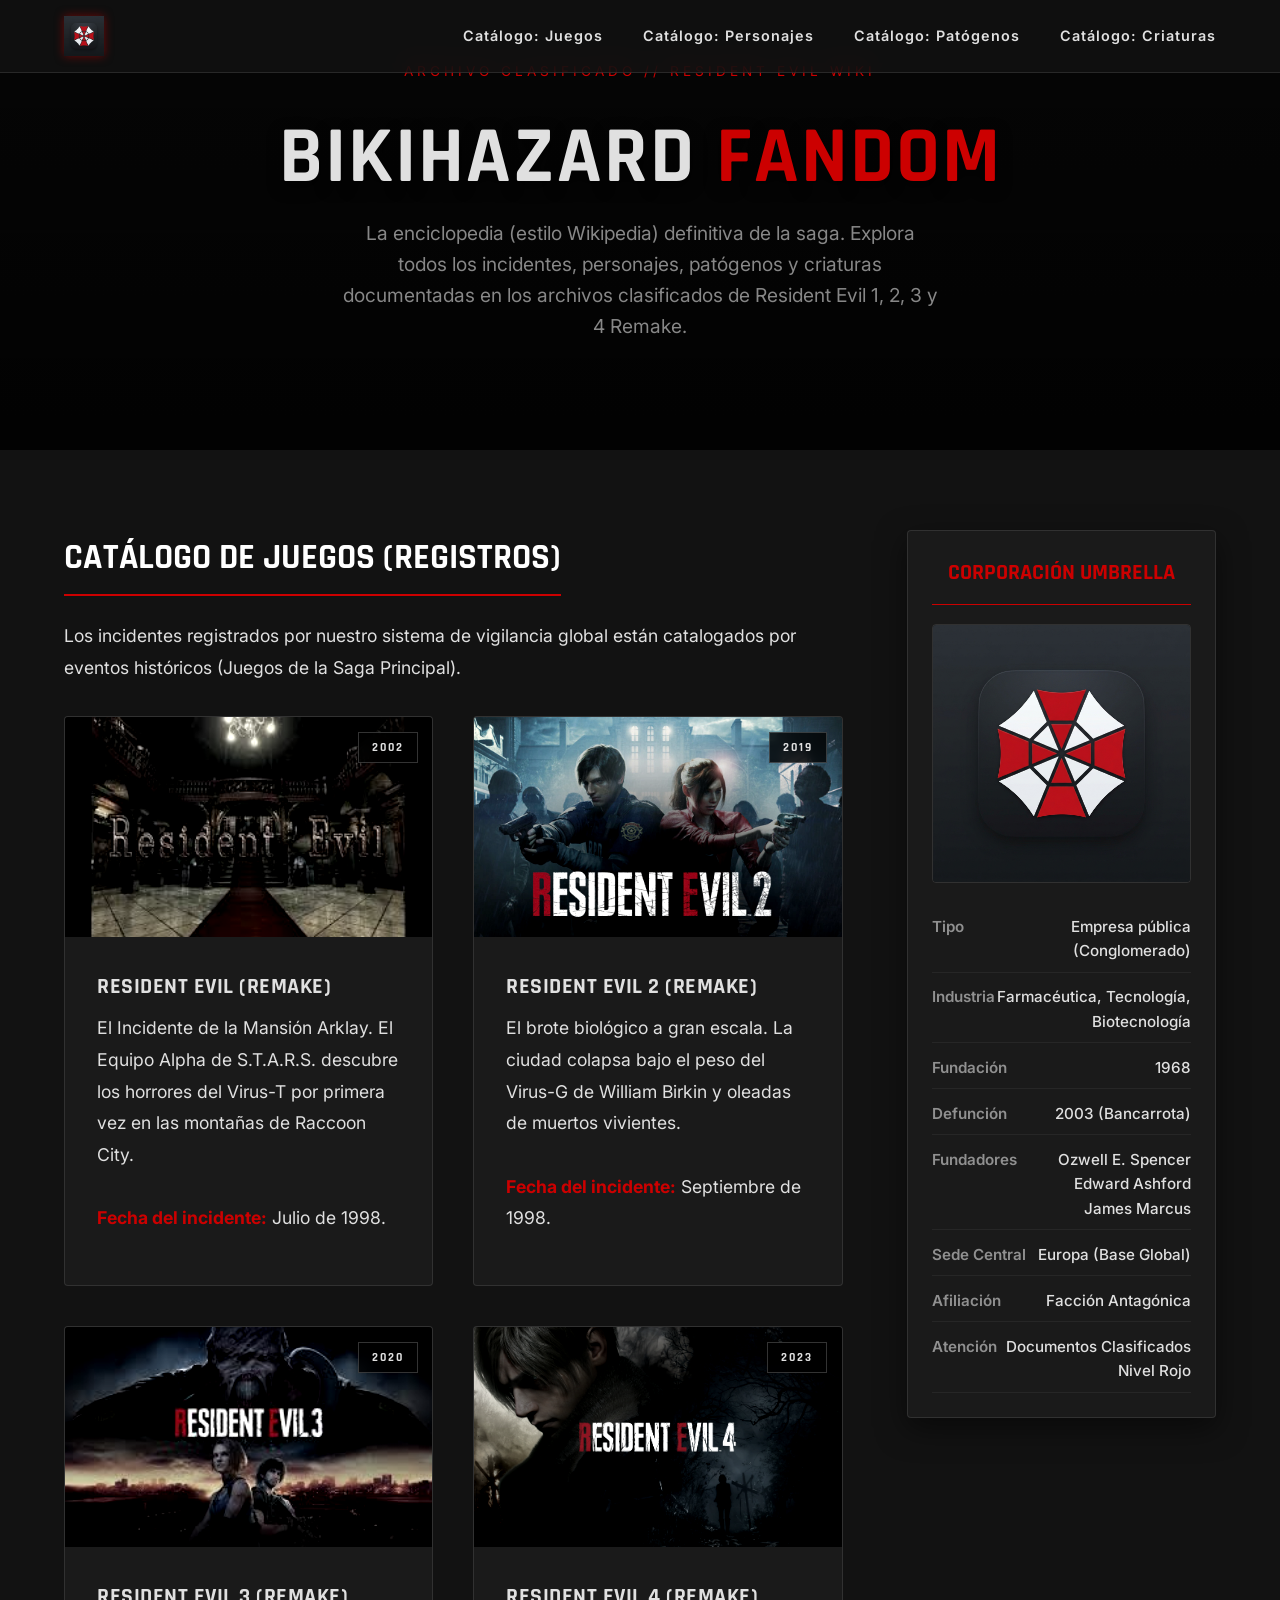
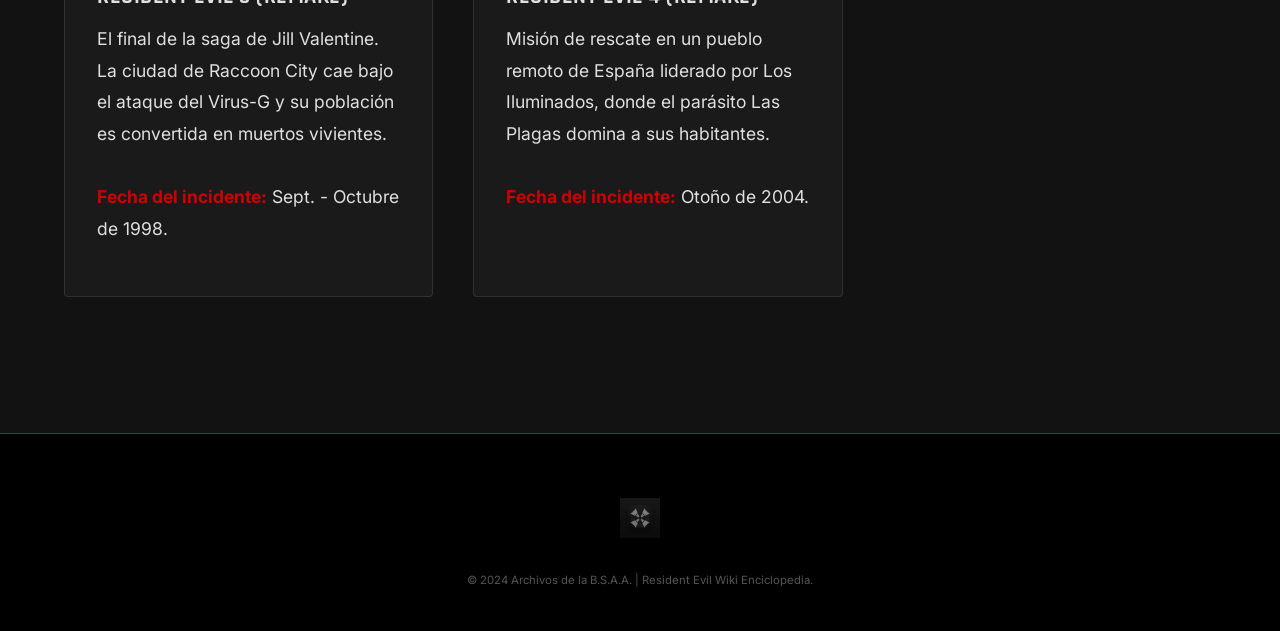
<file: juegos.html>
<!DOCTYPE html>
<html lang="es">

<!-- ==========================================
     ENCABEZADO DEL DOCUMENTO (HEAD)
     ==========================================
     Contiene la configuración vital de la página:
     metaetiquetas para pantalla, título de pestaña,
     enlaces a fuentes externas y la hoja de estilos. -->
<head>
    <meta charset="UTF-8">
    <meta name="viewport" content="width=device-width, initial-scale=1.0">
    <title>Catálogo de Juegos | Bikihazard Wiki | Fandom</title>
    <link
        href="https://fonts.googleapis.com/css2?family=Inter:wght@300;400;600;800&family=Rajdhani:wght@500;700&display=swap"
        rel="stylesheet">
    <link rel="stylesheet" href="umbrel.css">
    <link rel="icon" type="image/png" href="images/umbrella_icon.png">
</head>

<body>
    <!-- ==========================================
         BARRA DE NAVEGACIÓN (NAVBAR)
         ==========================================
         Contiene el logotipo principal y los enlaces 
         de anclaje que permiten al usuario moverse 
         rápidamente a los diferentes catálogos de 
         la página (Juegos, Personajes, etc.). -->
    <nav class="navbar">
        <div class="logo-container">
            <a href="umbrel.html" style="display:flex; align-items:center; text-decoration:none; color:inherit;">
                <img src="images/umbrella_icon.png" alt="Umbrella Logo" class="logo">

            </a>
        </div>
        <ul class="nav-links">
            <li><a href="juegos.html">Catálogo: Juegos</a></li>
            <li><a href="personajes.html">Catálogo: Personajes</a></li>
            <li><a href="patogenos.html">Catálogo: Patógenos</a></li>
            <li><a href="criaturas.html">Catálogo: Criaturas</a></li>
        </ul>
    </nav>

    <!-- ==========================================
         SECCIÓN HERO (ENCABEZADO PRINCIPAL)
         ==========================================
         Es la primera impresión visual de la página.
         Muestra el título principal, subtítulo y 
         un fondo inmersivo. Suele atrapar la atención
         y establecer el tono visual (clasificado/oscuro). -->
    <header class="hero wiki-hero">
        <div class="hero-overlay"></div>
        <div class="hero-content">
            <p class="classified">ARCHIVO CLASIFICADO // RESIDENT EVIL WIKI</p>
            <h1>Bikihazard <span class="highlight-red">Fandom</span></h1>
            <p class="subtitle">La enciclopedia (estilo Wikipedia) definitiva de la saga. Explora todos los incidentes, personajes, patógenos y criaturas documentadas en los archivos clasificados de Resident Evil 1, 2, 3 y 4 Remake.</p>
        </div>
    </header>

    <main class="catalog">
        <div class="wiki-container">
            <!-- ==========================================
                 CONTENIDO PRINCIPAL (WIKI CONTENT)
                 ==========================================
                 El contenedor <article> agrupa todas las
                 secciones de la enciclopedia. Cada <section>
                 representa una categoría temática diferente
                 con una cuadrícula (grid) de tarjetas. -->
            <article class="wiki-content">
                <!-- ==========================================
                     SECCIÓN: CATÁLOGO DE JUEGOS
                     ==========================================
                     Muestra los eventos históricos de la saga. 
                     Cada juego es presentado en formato de 
                     tarjeta con imagen, año, título y sinopsis. -->
                <section id="juegos" class="wiki-section">
                    <h2>Catálogo de Juegos (Registros)</h2>
                    <p>Los incidentes registrados por nuestro sistema de vigilancia global están catalogados por eventos
                        históricos (Juegos de la Saga Principal).</p>
                    <div class="product-grid" style="margin-top: 2rem;">
                        <div class="product-card" data-virus="g">
                            <div class="card-img">
                                <img src="images/Resident-Evil-1-Remake.jpg" alt="Resident Evil 1">
                                <div class="overlay-tag">2002</div>
                            </div>
                            <div class="card-content">
                                <h3>Resident Evil (Remake)</h3>
                                <p class="desc">El Incidente de la Mansión Arklay. El Equipo Alpha de S.T.A.R.S.
                                    descubre los horrores del Virus-T por primera vez en las montañas de Raccoon City.<br><br><strong class="highlight-red">Fecha del incidente:</strong> Julio de 1998.</p>
                            </div>
                        </div>

                        <div class="product-card" data-virus="g">
                            <div class="card-img">
                                <img src="images/Resident-Evil-2-Remake.jpg" alt="Resident Evil 2">
                                <div class="overlay-tag">2019</div>
                            </div>
                            <div class="card-content">
                                <h3>Resident Evil 2 (Remake)</h3>
                                <p class="desc">El brote biológico a gran escala. La ciudad colapsa bajo el peso del
                                    Virus-G de William Birkin y oleadas de muertos vivientes.<br><br><strong class="highlight-red">Fecha del incidente:</strong> Septiembre de 1998.</p>
                            </div>
                        </div>

                        <div class="product-card" data-virus="g">
                            <div class="card-img">
                                <img src="images/Resident-Evil-3-Remake.jpg"
                                    alt="Resident Evil 3 Remake cover art featuring Jill Valentine in tactical gear against a dark, apocalyptic backdrop of Raccoon City engulfed in destruction and flames, conveying tension and survival horror">
                                <div class="overlay-tag">2020</div>
                            </div>
                            <div class="card-content">
                                <h3>Resident Evil 3 (Remake)</h3>
                                <p class="desc">El final de la saga de Jill Valentine. La ciudad de Raccoon City cae
                                    bajo el ataque del Virus-G y su población es convertida en muertos vivientes.<br><br><strong class="highlight-red">Fecha del incidente:</strong> Sept. - Octubre de 1998.</p>
                            </div>
                        </div>

                        <div class="product-card" data-virus="g">
                            <div class="card-img">
                                <img src="images/Resident-Evil-4-Remake.webp" alt="Resident Evil 4">
                                <div class="overlay-tag">2023</div>
                            </div>
                            <div class="card-content">
                                <h3>Resident Evil 4 (Remake)</h3>
                                <p class="desc">Misión de rescate en un pueblo remoto de España liderado por Los
                                    Iluminados, donde el parásito Las Plagas domina a sus habitantes.<br><br><strong class="highlight-red">Fecha del incidente:</strong> Otoño de 2004.</p>
                            </div>
                        </div>
                    </div>
                </section>
            </article>

            <!-- ==========================================
                 PANEL LATERAL TIPO WIKIPEDIA (INFOBOX)
                 ==========================================
                 La etiqueta <aside> contiene atributos clave
                 de la Corporación Umbrella para un rápido 
                 vistazo. Se ubica flotante a la derecha en
                 pantallas anchas o apilado en móviles. -->
            <aside class="wiki-infobox">
                <h3>Corporación Umbrella</h3>
                <img src="images/umbrella_icon.png" alt="Umbrella Corporation Logo">
                <dl class="infobox-data">
                    <div class="infobox-row">
                        <dt class="infobox-label">Tipo</dt>
                        <dd class="infobox-value">Empresa pública (Conglomerado)</dd>
                    </div>
                    <div class="infobox-row">
                        <dt class="infobox-label">Industria</dt>
                        <dd class="infobox-value">Farmacéutica, Tecnología, Biotecnología</dd>
                    </div>
                    <div class="infobox-row">
                        <dt class="infobox-label">Fundación</dt>
                        <dd class="infobox-value"><time datetime="1968">1968</time></dd>
                    </div>
                    <div class="infobox-row">
                        <dt class="infobox-label">Defunción</dt>
                        <dd class="infobox-value"><time datetime="2003">2003</time> (Bancarrota)</dd>
                    </div>
                    <div class="infobox-row">
                        <dt class="infobox-label">Fundadores</dt>
                        <dd class="infobox-value">Ozwell E. Spencer<br>Edward Ashford<br>James Marcus</dd>
                    </div>
                    <div class="infobox-row">
                        <dt class="infobox-label">Sede Central</dt>
                        <dd class="infobox-value">Europa (Base Global)</dd>
                    </div>
                    <div class="infobox-row">
                        <dt class="infobox-label">Afiliación</dt>
                        <dd class="infobox-value">Facción Antagónica</dd>
                    </div>
                    <div class="infobox-row">
                        <dt class="infobox-label">Atención</dt>
                        <dd class="infobox-value">Documentos Clasificados Nivel Rojo</dd>
                    </div>
                </dl>
            </aside>
        </div>
    </main>

    <!-- ==========================================
         PIE DE PÁGINA (FOOTER)
         ==========================================
         Cierra el documento con los derechos de autor
         y marca de tiempo. Usa la etiqueta <address> 
         y <time> para información semántica. -->
    <footer aria-label="Pie de página del sitio">
        <address class="footer-content" style="font-style: normal;">
            <figure style="margin: 0; padding: 0;">
                <img src="images/umbrella_icon.png" alt="Umbrella Mini Logo" class="footer-logo">
            </figure>
            <p><small>&copy; <time datetime="2024">2024</time> Archivos de la B.S.A.A. | Resident Evil Wiki
                    Enciclopedia.</small></p>
        </address>
    </footer>
</body>

</html>
</file>
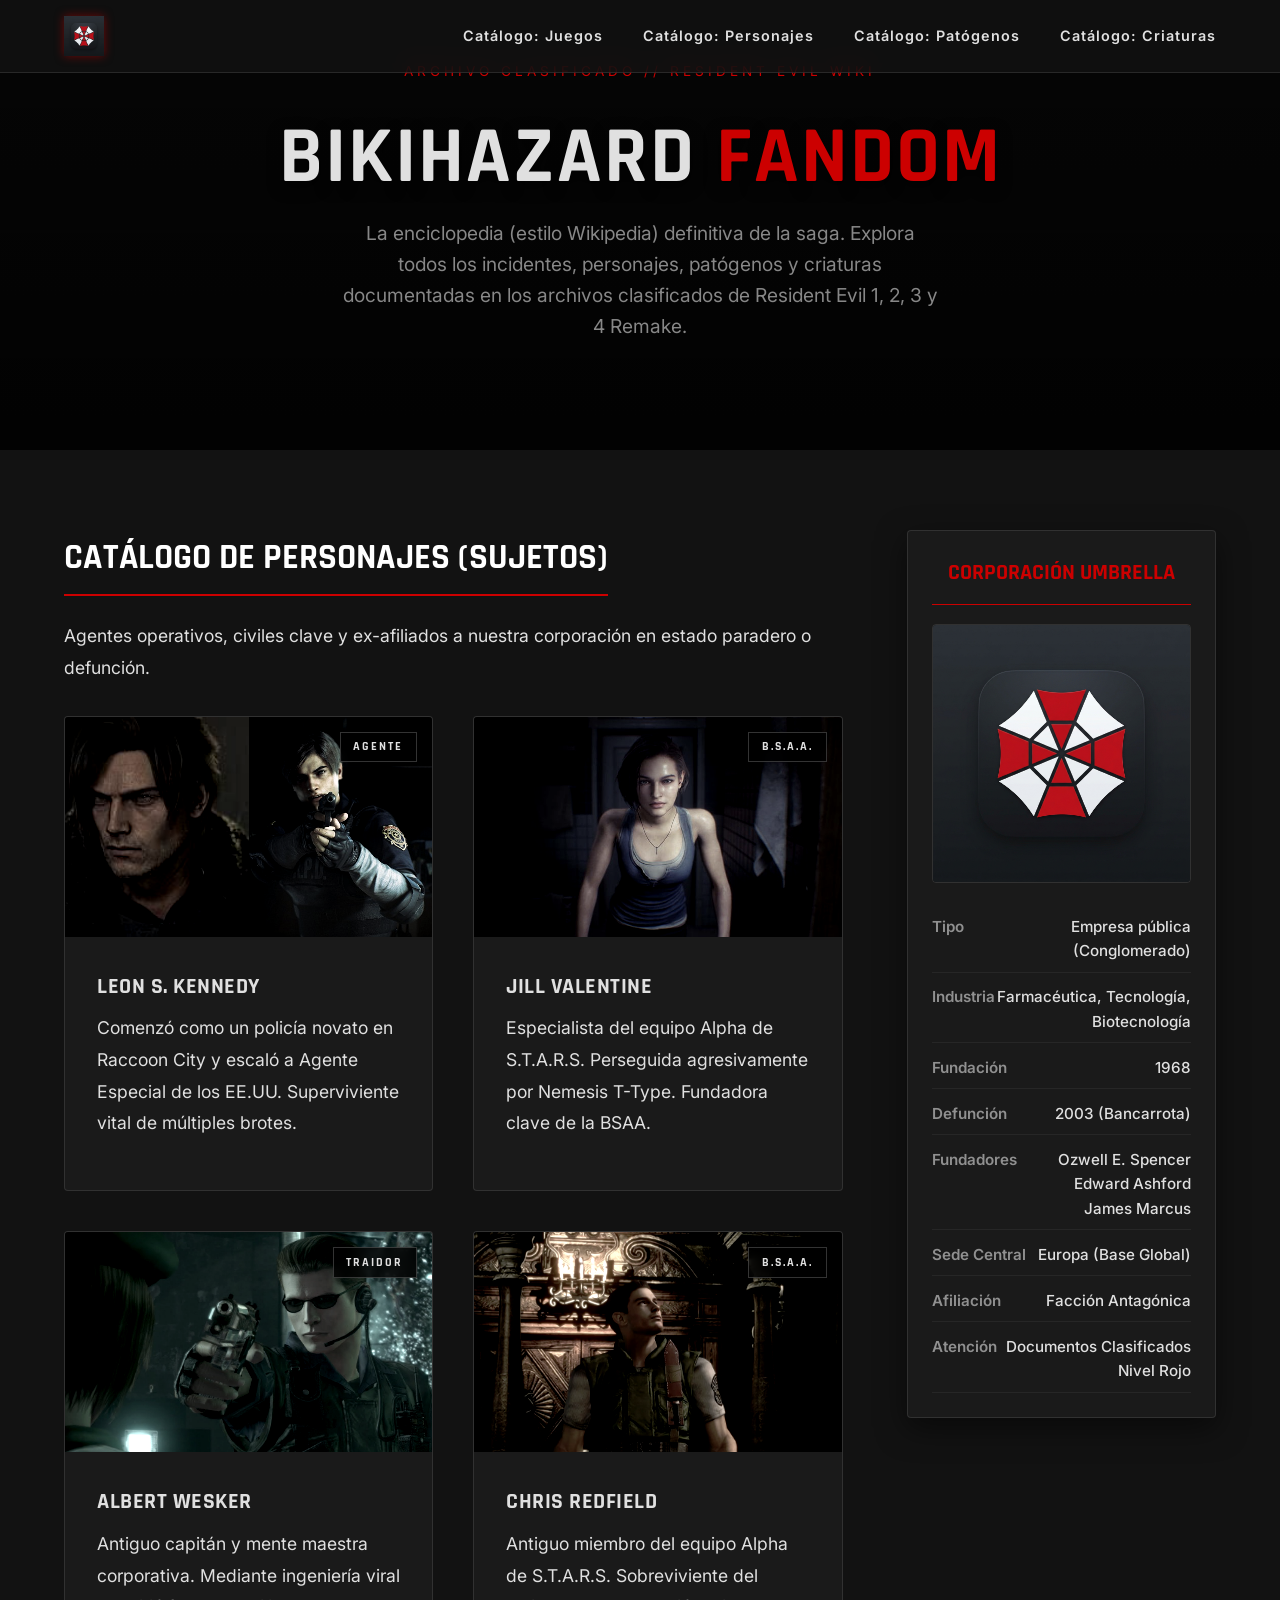
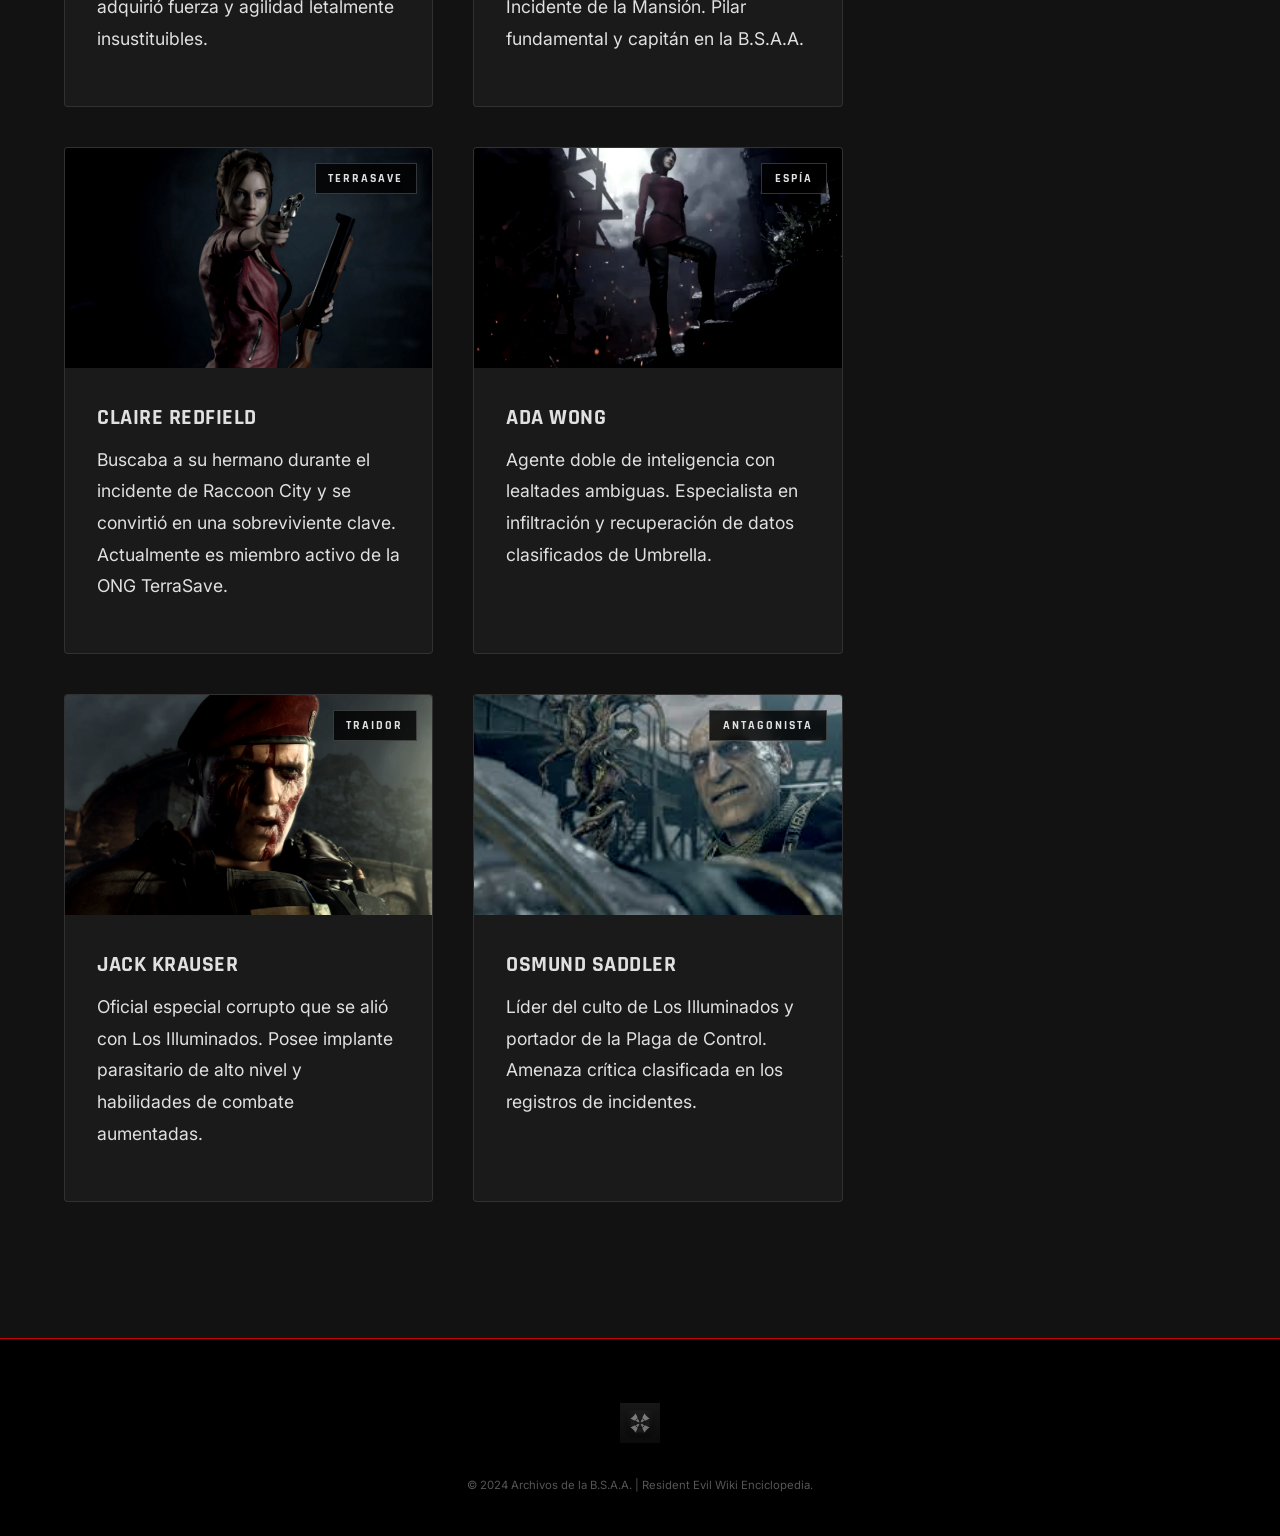
<file: personajes.html>
<!DOCTYPE html>
<html lang="es">

<!-- ==========================================
     ENCABEZADO DEL DOCUMENTO (HEAD)
     ==========================================
     Contiene la configuración vital de la página:
     metaetiquetas para pantalla, título de pestaña,
     enlaces a fuentes externas y la hoja de estilos. -->
<head>
    <meta charset="UTF-8">
    <meta name="viewport" content="width=device-width, initial-scale=1.0">
    <title>Catálogo de Personajes | Bikihazard Wiki | Fandom</title>
    <link
        href="https://fonts.googleapis.com/css2?family=Inter:wght@300;400;600;800&family=Rajdhani:wght@500;700&display=swap"
        rel="stylesheet">
    <link rel="stylesheet" href="umbrel.css">
    <link rel="icon" type="image/png" href="images/umbrella_icon.png">
</head>

<body>
    <!-- ==========================================
         BARRA DE NAVEGACIÓN (NAVBAR)
         ==========================================
         Contiene el logotipo principal y los enlaces 
         de anclaje que permiten al usuario moverse 
         rápidamente a los diferentes catálogos de 
         la página (Juegos, Personajes, etc.). -->
    <nav class="navbar">
        <div class="logo-container">
            <a href="umbrel.html" style="display:flex; align-items:center; text-decoration:none; color:inherit;">
                <img src="images/umbrella_icon.png" alt="Umbrella Logo" class="logo">

            </a>
        </div>
        <ul class="nav-links">
            <li><a href="juegos.html">Catálogo: Juegos</a></li>
            <li><a href="personajes.html">Catálogo: Personajes</a></li>
            <li><a href="patogenos.html">Catálogo: Patógenos</a></li>
            <li><a href="criaturas.html">Catálogo: Criaturas</a></li>
        </ul>
    </nav>

    <!-- ==========================================
         SECCIÓN HERO (ENCABEZADO PRINCIPAL)
         ==========================================
         Es la primera impresión visual de la página.
         Muestra el título principal, subtítulo y 
         un fondo inmersivo. Suele atrapar la atención
         y establecer el tono visual (clasificado/oscuro). -->
    <header class="hero wiki-hero">
        <div class="hero-overlay"></div>
        <div class="hero-content">
            <p class="classified">ARCHIVO CLASIFICADO // RESIDENT EVIL WIKI</p>
            <h1>Bikihazard <span class="highlight-red">Fandom</span></h1>
            <p class="subtitle">La enciclopedia (estilo Wikipedia) definitiva de la saga. Explora todos los incidentes, personajes, patógenos y criaturas documentadas en los archivos clasificados de Resident Evil 1, 2, 3 y 4 Remake.</p>
        </div>
    </header>

    <main class="catalog">
        <div class="wiki-container">
            <!-- ==========================================
                 CONTENIDO PRINCIPAL (WIKI CONTENT)
                 ==========================================
                 El contenedor <article> agrupa todas las
                 secciones de la enciclopedia. Cada <section>
                 representa una categoría temática diferente
                 con una cuadrícula (grid) de tarjetas. -->
            <article class="wiki-content">
                <!-- ==========================================
                     SECCIÓN: CATÁLOGO DE PERSONAJES
                     ==========================================
                     Lista a los agentes operativos, civiles y 
                     antagonistas. Cada tarjeta incluye etiquetas 
                     dinámicas que describen su rol principal. -->
                <section id="personajes" class="wiki-section">
                    <h2>Catálogo de Personajes (Sujetos)</h2>
                    <p>Agentes operativos, civiles clave y ex-afiliados a nuestra corporación en estado paradero o
                        defunción.</p>
                    <div class="product-grid" style="margin-top: 2rem;">
                        <div class="product-card" data-virus="t">
                            <div class="card-img" style="display: flex;">
                                <img src="images/Lenon_scot_kenedy.jpg" alt="Leon S. Kennedy" style="flex: 1; width: 50%;">
                                <img src="images/Lenon_scot_kenedy_R2.jpg" alt="Leon S. Kennedy RE2 Remake" style="flex: 1; width: 50%;">
                                <div class="overlay-tag">AGENTE</div>
                            </div>
                            <div class="card-content">
                                <h3>Leon S. Kennedy</h3>
                                <p class="desc">Comenzó como un policía novato en Raccoon City y escaló a Agente
                                    Especial de los EE.UU. Superviviente vital de múltiples brotes.</p>
                            </div>
                        </div>

                        <div class="product-card" data-virus="t">
                            <div class="card-img">
                                <img src="images/resident-evil-3-jill-valentine.jpg" alt="Jill Valentine">
                                <div class="overlay-tag">B.S.A.A.</div>
                            </div>
                            <div class="card-content">
                                <h3>Jill Valentine</h3>
                                <p class="desc">Especialista del equipo Alpha de S.T.A.R.S. Perseguida agresivamente por
                                    Nemesis T-Type. Fundadora clave de la BSAA.</p>
                            </div>
                        </div>

                        <div class="product-card" data-virus="t">
                            <div class="card-img">
                                <img src="images/Albert_Wesker.jpg" alt="Albert Wesker">
                                <div class="overlay-tag">TRAIDOR</div>
                            </div>
                            <div class="card-content">
                                <h3>Albert Wesker</h3>
                                <p class="desc">Antiguo capitán y mente maestra corporativa. Mediante ingeniería viral
                                    adquirió fuerza y agilidad letalmente insustituibles.</p>
                            </div>
                        </div>

                        <div class="product-card" data-virus="t">
                            <div class="card-img">
                                <img src="images/chris_redfield.jpg" alt="Chris Redfield">
                                <div class="overlay-tag">B.S.A.A.</div>
                            </div>
                            <div class="card-content">
                                <h3>Chris Redfield</h3>
                                <p class="desc">Antiguo miembro del equipo Alpha de S.T.A.R.S. Sobreviviente del Incidente de la Mansión. Pilar fundamental y capitán en la B.S.A.A.</p>
                            </div>
                        </div>

                        <div class="product-card" data-virus="t">
                            <div class="card-img">
                                <img src="images/Claire_redfield.jpg" alt="Claire Redfield">
                                <div class="overlay-tag">TERRASAVE</div>
                            </div>
                            <div class="card-content">
                                <h3>Claire Redfield</h3>
                                <p class="desc">Buscaba a su hermano durante el incidente de Raccoon City y se convirtió en una sobreviviente clave. Actualmente es miembro activo de la ONG TerraSave.</p>
                            </div>
                        </div>

                        <div class="product-card" data-virus="t">
                            <div class="card-img">
                                <img src="images/ada_wong-4.webp" alt="Ada Wong">
                                <div class="overlay-tag">ESPÍA</div>
                            </div>
                            <div class="card-content">
                                <h3>Ada Wong</h3>
                                <p class="desc">Agente doble de inteligencia con lealtades ambiguas. Especialista en infiltración y recuperación de datos clasificados de Umbrella.</p>
                            </div>
                        </div>

                        <div class="product-card" data-virus="t">
                            <div class="card-img">
                                <img src="images/jack_krauser.jpg" alt="Jack Krauser">
                                <div class="overlay-tag">TRAIDOR</div>
                            </div>
                            <div class="card-content">
                                <h3>Jack Krauser</h3>
                                <p class="desc">Oficial especial corrupto que se alió con Los Illuminados. Posee implante parasitario de alto nivel y habilidades de combate aumentadas.</p>
                            </div>
                        </div>

                        <div class="product-card" data-virus="t">
                            <div class="card-img">
                                <img src="images/saddler.jpg" alt="Osmund Saddler">
                                <div class="overlay-tag">ANTAGONISTA</div>
                            </div>
                            <div class="card-content">
                                <h3>Osmund Saddler</h3>
                                <p class="desc">Líder del culto de Los Illuminados y portador de la Plaga de Control. Amenaza crítica clasificada en los registros de incidentes.</p>
                            </div>
                        </div>
                    </div>
                </section>
            </article>

            <!-- ==========================================
                 PANEL LATERAL TIPO WIKIPEDIA (INFOBOX)
                 ==========================================
                 La etiqueta <aside> contiene atributos clave
                 de la Corporación Umbrella para un rápido 
                 vistazo. Se ubica flotante a la derecha en
                 pantallas anchas o apilado en móviles. -->
            <aside class="wiki-infobox">
                <h3>Corporación Umbrella</h3>
                <img src="images/umbrella_icon.png" alt="Umbrella Corporation Logo">
                <dl class="infobox-data">
                    <div class="infobox-row">
                        <dt class="infobox-label">Tipo</dt>
                        <dd class="infobox-value">Empresa pública (Conglomerado)</dd>
                    </div>
                    <div class="infobox-row">
                        <dt class="infobox-label">Industria</dt>
                        <dd class="infobox-value">Farmacéutica, Tecnología, Biotecnología</dd>
                    </div>
                    <div class="infobox-row">
                        <dt class="infobox-label">Fundación</dt>
                        <dd class="infobox-value"><time datetime="1968">1968</time></dd>
                    </div>
                    <div class="infobox-row">
                        <dt class="infobox-label">Defunción</dt>
                        <dd class="infobox-value"><time datetime="2003">2003</time> (Bancarrota)</dd>
                    </div>
                    <div class="infobox-row">
                        <dt class="infobox-label">Fundadores</dt>
                        <dd class="infobox-value">Ozwell E. Spencer<br>Edward Ashford<br>James Marcus</dd>
                    </div>
                    <div class="infobox-row">
                        <dt class="infobox-label">Sede Central</dt>
                        <dd class="infobox-value">Europa (Base Global)</dd>
                    </div>
                    <div class="infobox-row">
                        <dt class="infobox-label">Afiliación</dt>
                        <dd class="infobox-value">Facción Antagónica</dd>
                    </div>
                    <div class="infobox-row">
                        <dt class="infobox-label">Atención</dt>
                        <dd class="infobox-value">Documentos Clasificados Nivel Rojo</dd>
                    </div>
                </dl>
            </aside>
        </div>
    </main>

    <!-- ==========================================
         PIE DE PÁGINA (FOOTER)
         ==========================================
         Cierra el documento con los derechos de autor
         y marca de tiempo. Usa la etiqueta <address> 
         y <time> para información semántica. -->
    <footer aria-label="Pie de página del sitio">
        <address class="footer-content" style="font-style: normal;">
            <figure style="margin: 0; padding: 0;">
                <img src="images/umbrella_icon.png" alt="Umbrella Mini Logo" class="footer-logo">
            </figure>
            <p><small>&copy; <time datetime="2024">2024</time> Archivos de la B.S.A.A. | Resident Evil Wiki
                    Enciclopedia.</small></p>
        </address>
    </footer>
</body>

</html>
</file>
<file: umbrel.css>
:root {
    /* --- Accessible Palette (WCAG AA/AAA) --- */
    --bg: #121212;
    --bg-text: #E0E0E0;
    --primary: #CC0000;
    --primary-contrast: #FFFFFF;

    /* --- Base Variables Mapped --- */
    --bg-dark: var(--bg);
    --bg-panel: #1a1a1a;
    --text-main: var(--bg-text);
    --text-muted: rgba(224, 224, 224, 0.6);

    /* Brand Colors */
    --umbrella-red: var(--primary);
    --umbrella-white: var(--primary-contrast);
    --umbrella-black: #000000;
    /* Virus Colors */
    --t-virus-blue: #0077ff;
    --t-virus-glow: rgba(0, 119, 255, 0.4);

    --plagas-orange: #ff8400;
    --plagas-glow: rgba(255, 132, 0, 0.4);
    --plagas-blue: #0099ff;
    --plagas-glow: rgba(0, 153, 255, 0.4);
    --bow-green: #00ff22;
    --bow-glow: rgba(0, 255, 34, 0.4);

    --glass-bg: rgba(20, 20, 20, 0.7);
    --glass-border: rgba(255, 255, 255, 0.1);
}

* {
    margin: 0;
    padding: 0;
    box-sizing: border-box;
}

body {
    background-color: var(--bg-dark);
    color: var(--text-main);
    font-family: 'Inter', sans-serif;
    -webkit-font-smoothing: antialiased;
    line-height: 1.6;
    overflow-x: hidden;
}

h1,
h2,
h3,
.brand-name,
.overlay-tag,
.cart-btn,
.buy-btn,
.cta-btn {
    font-family: 'Rajdhani', sans-serif;
    text-transform: uppercase;
}

html {
    scroll-behavior: smooth;
}

/* Typography Highlights */
.highlight-red {
    color: var(--umbrella-red);
}

.highlight-t {
    color: var(--t-virus-blue);
    text-shadow: 0 0 10px var(--t-virus-glow);
}

.highlight-g {
    color: var(--plagas-orange);
    text-shadow: 0 0 10px var(--plagas-glow);
}

.highlight-bow {
    color: var(--bow-green);
    text-shadow: 0 0 10px var(--bow-glow);
}

/* --- Navbar --- */
.navbar {
    position: fixed;
    top: 0;
    width: 100%;
    display: flex;
    justify-content: space-between;
    align-items: center;
    padding: 1rem 4rem;
    background: var(--glass-bg);
    backdrop-filter: blur(12px);
    -webkit-backdrop-filter: blur(12px);
    border-bottom: 1px solid var(--glass-border);
    z-index: 1000;
    transition: all 0.3s ease;
}

.logo-container {
    display: flex;
    align-items: center;
    gap: 1rem;
}

.logo {
    height: 40px;
    width: auto;
    filter: drop-shadow(0 0 5px rgba(204, 0, 0, 0.5));
}

.brand-name {
    font-size: 1.5rem;
    font-weight: 700;
    letter-spacing: 2px;
}

.nav-links {
    display: flex;
    list-style: none;
    gap: 2.5rem;
}

.nav-links a {
    color: var(--text-main);
    text-decoration: none;
    font-size: 0.9rem;
    font-weight: 600;
    letter-spacing: 1px;
    transition: color 0.3s ease;
    position: relative;
}

.nav-links a::after {
    content: '';
    position: absolute;
    bottom: -5px;
    left: 0;
    width: 0%;
    height: 2px;
    background-color: var(--umbrella-red);
    transition: width 0.3s ease;
}

.nav-links a:hover {
    color: var(--umbrella-white);
}

.nav-links a:hover::after {
    width: 100%;
}

.cart-btn {
    background: transparent;
    color: var(--umbrella-red);
    border: 1px solid var(--umbrella-red);
    padding: 0.6rem 1.5rem;
    font-size: 0.9rem;
    font-weight: 700;
    cursor: pointer;
    letter-spacing: 1px;
    transition: all 0.3s ease;
    box-shadow: 0 0 10px rgba(204, 0, 0, 0.1) inset;
}

.cart-btn:hover {
    background: var(--umbrella-red);
    color: var(--umbrella-white);
    box-shadow: 0 0 15px rgba(204, 0, 0, 0.5);
}

/* --- Hero Section --- */
.hero {
    height: 100vh;
    background: linear-gradient(rgba(0, 0, 0, 0.7), rgba(0, 0, 0, 0.9)), url('https://images.unsplash.com/photo-1549643276-fbc2d8ce01df?q=80&w=2000&auto=format&fit=crop') no-repeat center center/cover;
    display: flex;
    flex-direction: column;
    justify-content: center;
    align-items: center;
    text-align: center;
    padding: 0 2rem;
    position: relative;
}

.classified {
    color: var(--umbrella-red);
    font-size: 0.85rem;
    letter-spacing: 4px;
    margin-bottom: 2rem;
    font-family: 'Inter', monospace;
}

.hero h1 {
    font-size: 5rem;
    font-weight: 800;
    letter-spacing: 2px;
    margin-bottom: 1rem;
    line-height: 1.1;
    text-shadow: 0 5px 15px rgba(0, 0, 0, 0.8);
}

.hero .subtitle {
    font-size: 1.2rem;
    color: var(--text-muted);
    max-width: 600px;
    margin: 0 auto 3rem auto;
}

.cta-btn {
    display: inline-block;
    background: var(--umbrella-white);
    color: var(--bg-dark);
    padding: 1rem 2.5rem;
    font-size: 1.1rem;
    font-weight: 700;
    text-decoration: none;
    letter-spacing: 1.5px;
    transition: all 0.3s ease;
}

.cta-btn:hover {
    background: var(--umbrella-red);
    color: var(--umbrella-white);
    transform: translateY(-3px);
    box-shadow: 0 10px 20px rgba(204, 0, 0, 0.3);
}

/* --- Catalog Section --- */
.catalog {
    padding: 5rem 4rem;
    max-width: 1400px;
    margin: 0 auto;
}

.category-section {
    margin-bottom: 6rem;
    animation: fadeIn 1s ease-out;
}

@keyframes fadeIn {
    from {
        opacity: 0;
        transform: translateY(20px);
    }

    to {
        opacity: 1;
        transform: translateY(0);
    }
}

.section-header {
    margin-bottom: 3rem;
}

.section-header h2 {
    font-size: 2.5rem;
    font-weight: 700;
    letter-spacing: 1px;
    margin-bottom: 0.5rem;
}

.section-header p {
    color: var(--text-muted);
    font-size: 1rem;
    max-width: 800px;
}

.divider {
    height: 3px;
    width: 60px;
    margin-bottom: 1.5rem;
    border-radius: 2px;
}

.t-divider {
    background: var(--t-virus-blue);
    box-shadow: 0 0 10px var(--t-virus-blue);
}

.g-divider {
    background: var(--plagas-orange);
    box-shadow: 0 0 10px var(--plagas-orange);
}

.bow-divider {
    background: var(--bow-green);
    box-shadow: 0 0 10px var(--bow-green);
}

/* --- Product Cards --- */
.product-grid {
    display: grid;
    grid-template-columns: repeat(auto-fill, minmax(320px, 1fr));
    gap: 2.5rem;
}

.product-card {
    background: var(--bg-panel);
    border: 1px solid var(--glass-border);
    border-radius: 4px;
    overflow: hidden;
    transition: all 0.4s cubic-bezier(0.175, 0.885, 0.32, 1.275);
    position: relative;
    display: flex;
    flex-direction: column;
}

.product-card:hover {
    transform: translateY(-10px);
    border-color: rgba(255, 255, 255, 0.3);
    box-shadow: 0 15px 30px rgba(0, 0, 0, 0.5);
}

/* Hover glow effects based on data attribute */
.product-card[data-virus="t"]:hover {
    box-shadow: 0 15px 30px var(--t-virus-glow);
    border-color: var(--t-virus-blue);
}

.product-card[data-virus="g"]:hover {
    box-shadow: 0 15px 30px var(--plagas-glow);
    border-color: var(--plagas-orange);
}

.product-card[data-virus="bow"]:hover {
    box-shadow: 0 15px 30px var(--bow-glow);
    border-color: var(--bow-green);
}


.card-img {
    position: relative;
    height: 220px;
    overflow: hidden;
}

.card-img img {
    width: 100%;
    height: 100%;
    object-fit: cover;
    transition: transform 0.8s ease;
    filter: grayscale(40%) contrast(1.2);
}

.product-card:hover .card-img img {
    transform: scale(1.08);
    filter: grayscale(0%) contrast(1.1);
}

.overlay-tag {
    position: absolute;
    top: 15px;
    right: 15px;
    background: rgba(0, 0, 0, 0.8);
    padding: 0.3rem 0.8rem;
    font-size: 0.75rem;
    font-weight: 700;
    letter-spacing: 2px;
    border: 1px solid rgba(255, 255, 255, 0.2);
    backdrop-filter: blur(4px);
}

.card-content {
    padding: 2rem;
    display: flex;
    flex-direction: column;
    flex-grow: 1;
}

.card-content h3 {
    font-size: 1.4rem;
    margin-bottom: 0.5rem;
    letter-spacing: 0.5px;
}

.price {
    color: var(--umbrella-red);
    font-family: 'Rajdhani', monospace;
    font-size: 1.2rem;
    font-weight: 700;
    margin-bottom: 1rem;
}

.desc {
    color: var(--text-muted);
    font-size: 0.77rem;
    margin-bottom: 2rem;
    flex-grow: 1;
}

.buy-btn {
    width: 100%;
    padding: 1rem;
    background: rgba(255, 255, 255, 0.05);
    border: 1px solid rgba(255, 255, 255, 0.2);
    color: var(--umbrella-white);
    font-weight: 700;
    letter-spacing: 1.5px;
    cursor: pointer;
    transition: all 0.3s ease;
}

.buy-btn:hover:not(.disabled) {
    background: var(--umbrella-red);
    border-color: var(--umbrella-red);
}

.buy-btn.disabled {
    opacity: 0.5;
    cursor: not-allowed;
    background: repeating-linear-gradient(45deg,
            rgba(0, 0, 0, 0.2),
            rgba(0, 0, 0, 0.2) 10px,
            rgba(255, 0, 0, 0.1) 10px,
            rgba(255, 0, 0, 0.1) 20px);
}

/* --- Footer --- */
footer {
    background: #000;
    padding: 4rem 2rem 2rem;
    border-top: 1px solid var(--umbrella-red);
    text-align: center;
}

.footer-content {
    max-width: 800px;
    margin: 0 auto;
}

.footer-logo {
    height: 40px;
    opacity: 0.5;
    margin-bottom: 1.5rem;
    filter: grayscale(100%);
    transition: all 0.3s;
}

.footer-logo:hover {
    opacity: 1;
    filter: grayscale(0%);
}

footer p {
    color: #555;
    font-size: 0.85rem;
    margin-bottom: 0.5rem;
}

.warning {
    color: var(--umbrella-red);
    font-size: 0.75rem;
    margin-top: 2rem;
    letter-spacing: 1px;
    opacity: 0.8;
}

/* --- Responsive --- */
@media (max-width: 900px) {
    .navbar {
        padding: 1rem 2rem;
        flex-wrap: wrap;
    }

    .nav-links {
        display: none;
    }

    .hero h1 {
        font-size: 3.5rem;
    }

    .catalog {
        padding: 3rem 2rem;
    }
    
    .wiki-container {
        flex-direction: column-reverse;
    }
    
    .wiki-infobox {
        width: 100%;
        position: static;
        margin-bottom: 2rem;
    }
}

/* --- Wiki Layout --- */
.hero.wiki-hero {
    height: 50vh;
}

.wiki-container {
    display: flex;
    gap: 4rem;
    align-items: flex-start;
}

.wiki-content {
    flex: 3;
}

.wiki-infobox {
    flex: 1;
    min-width: 300px;
    background: var(--bg-panel);
    border: 1px solid var(--glass-border);
    border-radius: 4px;
    padding: 1.5rem;
    position: sticky;
    top: 100px;
    box-shadow: 0 10px 30px rgba(0,0,0,0.5);
}

.wiki-infobox h3 {
    text-align: center;
    border-bottom: 1px solid var(--umbrella-red);
    padding-bottom: 0.8rem;
    margin-bottom: 1.2rem;
    color: var(--umbrella-red);
    font-size: 1.4rem;
}

.wiki-infobox img {
    width: 100%;
    border-radius: 4px;
    margin-bottom: 1.5rem;
    border: 1px solid rgba(255, 255, 255, 0.1);
}

.infobox-data {
    display: flex;
    flex-direction: column;
    gap: 0.8rem;
    font-size: 0.95rem;
}

.infobox-row {
    display: flex;
    justify-content: space-between;
    border-bottom: 1px solid rgba(255, 255, 255, 0.05);
    padding-bottom: 0.5rem;
}

.infobox-label {
    font-weight: 600;
    color: var(--text-muted);
}

.infobox-value {
    text-align: right;
    color: var(--text-main);
    font-weight: 500;
}

.wiki-section {
    margin-bottom: 3.5rem;
}

.wiki-section h2 {
    font-size: 2.2rem;
    color: var(--umbrella-white);
    border-bottom: 2px solid var(--umbrella-red);
    padding-bottom: 0.5rem;
    margin-bottom: 1.5rem;
    display: inline-block;
}

.wiki-section p {
    margin-bottom: 1.2rem;
    color: var(--text-main);
    font-size: 1.1rem;
    line-height: 1.8;
}

.wiki-section ul {
    list-style-type: none;
    margin-left: 0;
    margin-bottom: 1.5rem;
    color: var(--text-main);
}

.wiki-section li {
    margin-bottom: 0.8rem;
    padding-left: 1.5rem;
    position: relative;
    font-size: 1.1rem;
    line-height: 1.6;
}

.wiki-section li::before {
    content: '▪';
    color: var(--umbrella-red);
    position: absolute;
    left: 0;
    font-size: 1.2rem;
    top: -2px;
}
</file>
